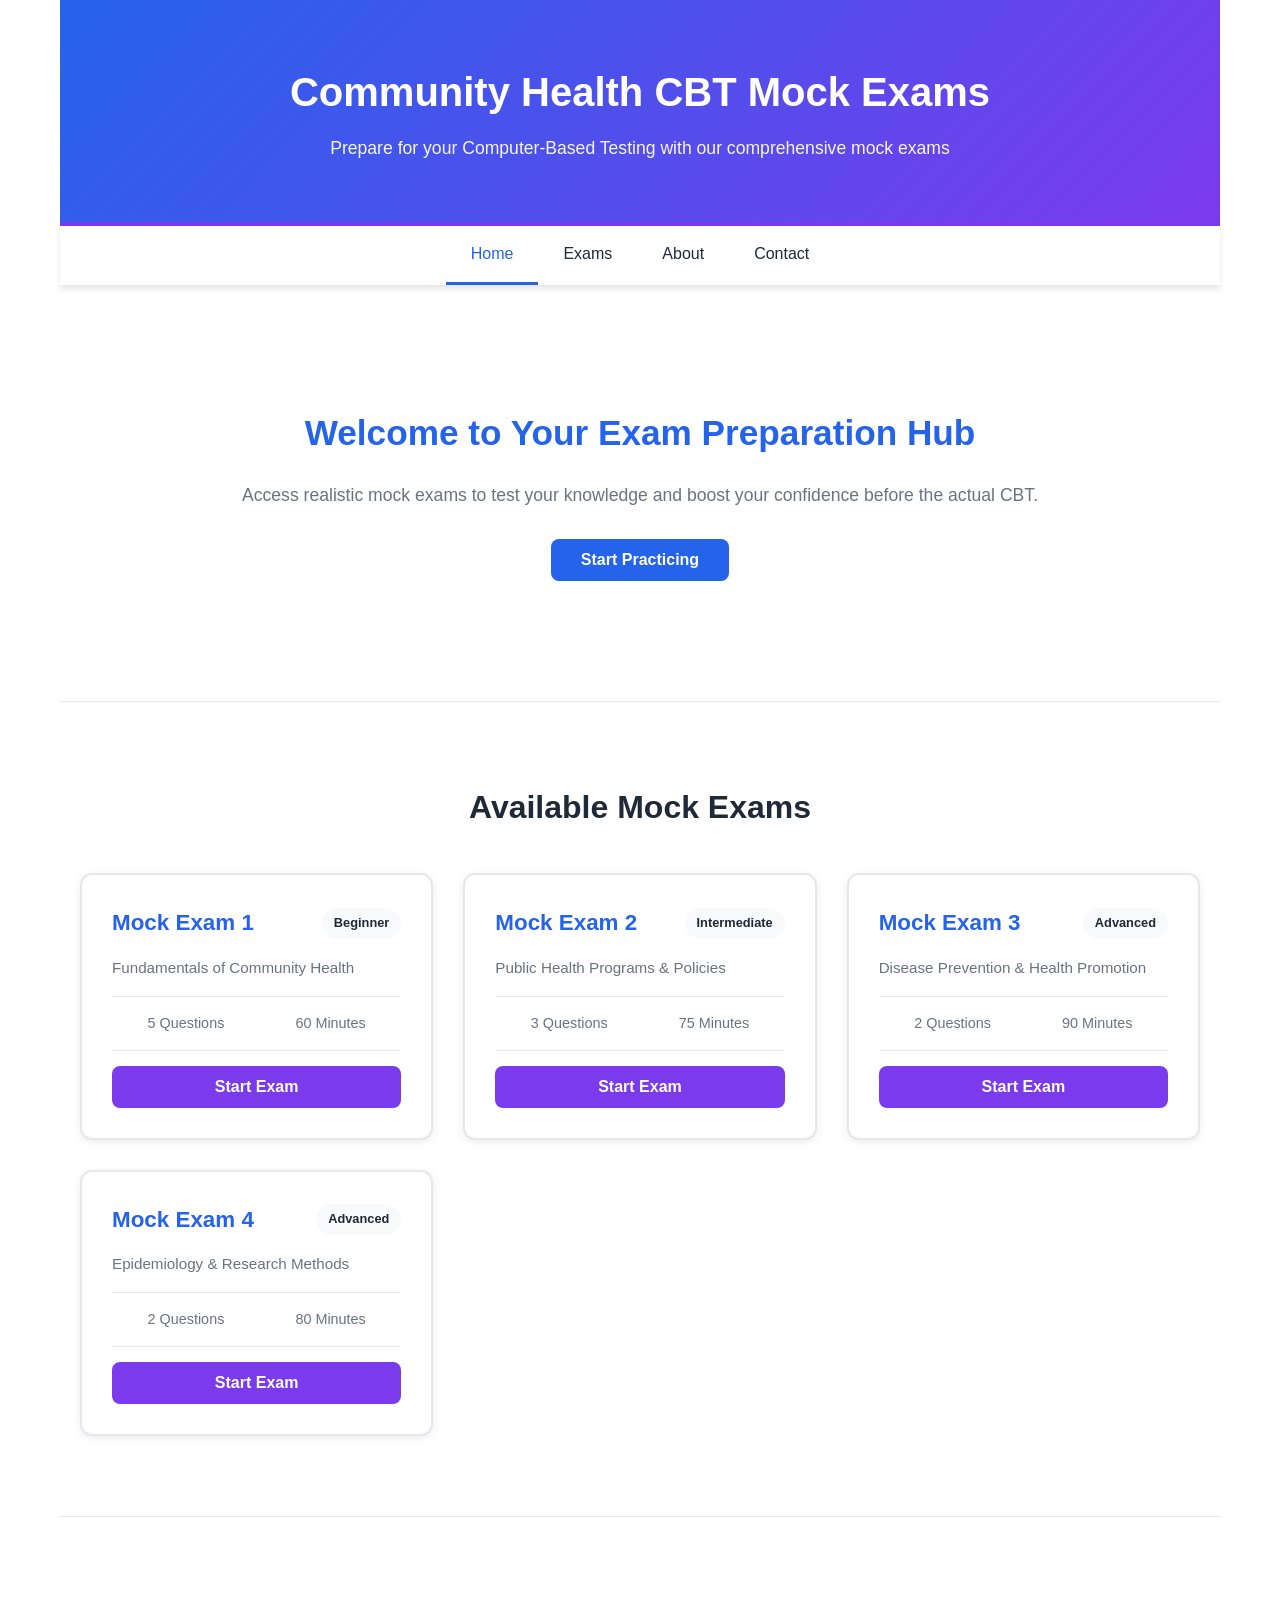
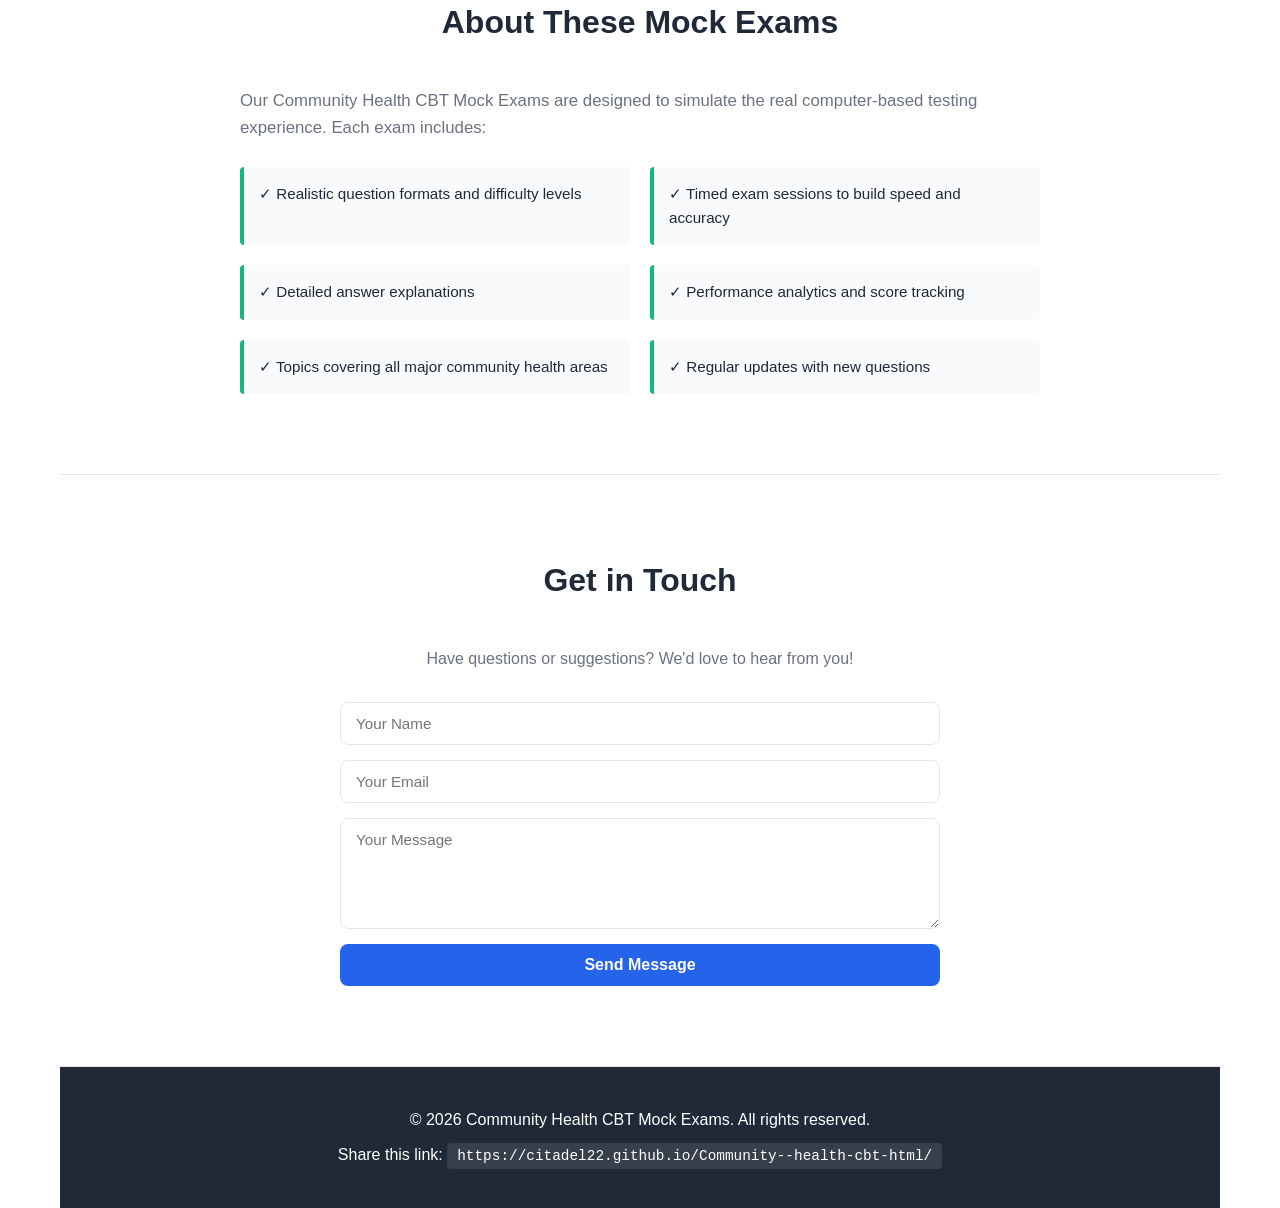
<file: index.html>
<!DOCTYPE html>
<html lang="en">
<head>
    <meta charset="UTF-8">
    <meta name="viewport" content="width=device-width, initial-scale=1.0">
    <title>Community Health CBT Mock Exams</title>
    <link rel="stylesheet" href="styles.css">
</head>
<body>
    <div class="container">
        <header>
            <h1>Community Health CBT Mock Exams</h1>
            <p class="subtitle">Prepare for your Computer-Based Testing with our comprehensive mock exams</p>
        </header>

        <nav class="navbar">
            <ul>
                <li><a href="#home" class="nav-link active">Home</a></li>
                <li><a href="#exams" class="nav-link">Exams</a></li>
                <li><a href="#about" class="nav-link">About</a></li>
                <li><a href="#contact" class="nav-link">Contact</a></li>
            </ul>
        </nav>

        <main>
            <!-- Home Section -->
            <section id="home" class="section">
                <div class="hero">
                    <h2>Welcome to Your Exam Preparation Hub</h2>
                    <p>Access realistic mock exams to test your knowledge and boost your confidence before the actual CBT.</p>
                    <button class="btn btn-primary" onclick="scrollToSection('exams')">Start Practicing</button>
                </div>
            </section>

            <!-- Exams Section -->
            <section id="exams" class="section">
                <h2>Available Mock Exams</h2>
                <div class="exams-grid">
                    <div class="exam-card">
                        <div class="exam-header">
                            <h3>Mock Exam 1</h3>
                            <span class="difficulty">Beginner</span>
                        </div>
                        <p class="exam-description">Fundamentals of Community Health</p>
                        <div class="exam-details">
                            <span>5 Questions</span>
                            <span>60 Minutes</span>
                        </div>
                        <button class="btn btn-secondary" onclick="startExam('exam1')">Start Exam</button>
                    </div>

                    <div class="exam-card">
                        <div class="exam-header">
                            <h3>Mock Exam 2</h3>
                            <span class="difficulty">Intermediate</span>
                        </div>
                        <p class="exam-description">Public Health Programs & Policies</p>
                        <div class="exam-details">
                            <span>3 Questions</span>
                            <span>75 Minutes</span>
                        </div>
                        <button class="btn btn-secondary" onclick="startExam('exam2')">Start Exam</button>
                    </div>

                    <div class="exam-card">
                        <div class="exam-header">
                            <h3>Mock Exam 3</h3>
                            <span class="difficulty">Advanced</span>
                        </div>
                        <p class="exam-description">Disease Prevention & Health Promotion</p>
                        <div class="exam-details">
                            <span>2 Questions</span>
                            <span>90 Minutes</span>
                        </div>
                        <button class="btn btn-secondary" onclick="startExam('exam3')">Start Exam</button>
                    </div>

                    <div class="exam-card">
                        <div class="exam-header">
                            <h3>Mock Exam 4</h3>
                            <span class="difficulty">Advanced</span>
                        </div>
                        <p class="exam-description">Epidemiology & Research Methods</p>
                        <div class="exam-details">
                            <span>2 Questions</span>
                            <span>80 Minutes</span>
                        </div>
                        <button class="btn btn-secondary" onclick="startExam('exam4')">Start Exam</button>
                    </div>
                </div>
            </section>

            <!-- About Section -->
            <section id="about" class="section">
                <h2>About These Mock Exams</h2>
                <div class="about-content">
                    <p>Our Community Health CBT Mock Exams are designed to simulate the real computer-based testing experience. Each exam includes:</p>
                    <ul class="features-list">
                        <li>✓ Realistic question formats and difficulty levels</li>
                        <li>✓ Timed exam sessions to build speed and accuracy</li>
                        <li>✓ Detailed answer explanations</li>
                        <li>✓ Performance analytics and score tracking</li>
                        <li>✓ Topics covering all major community health areas</li>
                        <li>✓ Regular updates with new questions</li>
                    </ul>
                </div>
            </section>

            <!-- Contact Section -->
            <section id="contact" class="section">
                <h2>Get in Touch</h2>
                <div class="contact-content">
                    <p>Have questions or suggestions? We'd love to hear from you!</p>
                    <form class="contact-form" onsubmit="handleContactSubmit(event)">
                        <input type="text" placeholder="Your Name" required>
                        <input type="email" placeholder="Your Email" required>
                        <textarea placeholder="Your Message" rows="5" required></textarea>
                        <button type="submit" class="btn btn-primary">Send Message</button>
                    </form>
                </div>
            </section>
        </main>

        <footer>
            <p>&copy; 2026 Community Health CBT Mock Exams. All rights reserved.</p>
            <p>Share this link: <code>https://citadel22.github.io/Community--health-cbt-html/</code></p>
        </footer>
    </div>

    <!-- Exam Modal -->
    <div id="examModal" class="modal">
        <div class="modal-content">
            <span class="close" onclick="closeExam()">&times;</span>
            <div id="examContainer"></div>
        </div>
    </div>

    <script src="script.js"></script>
</body>
</html>
</file>
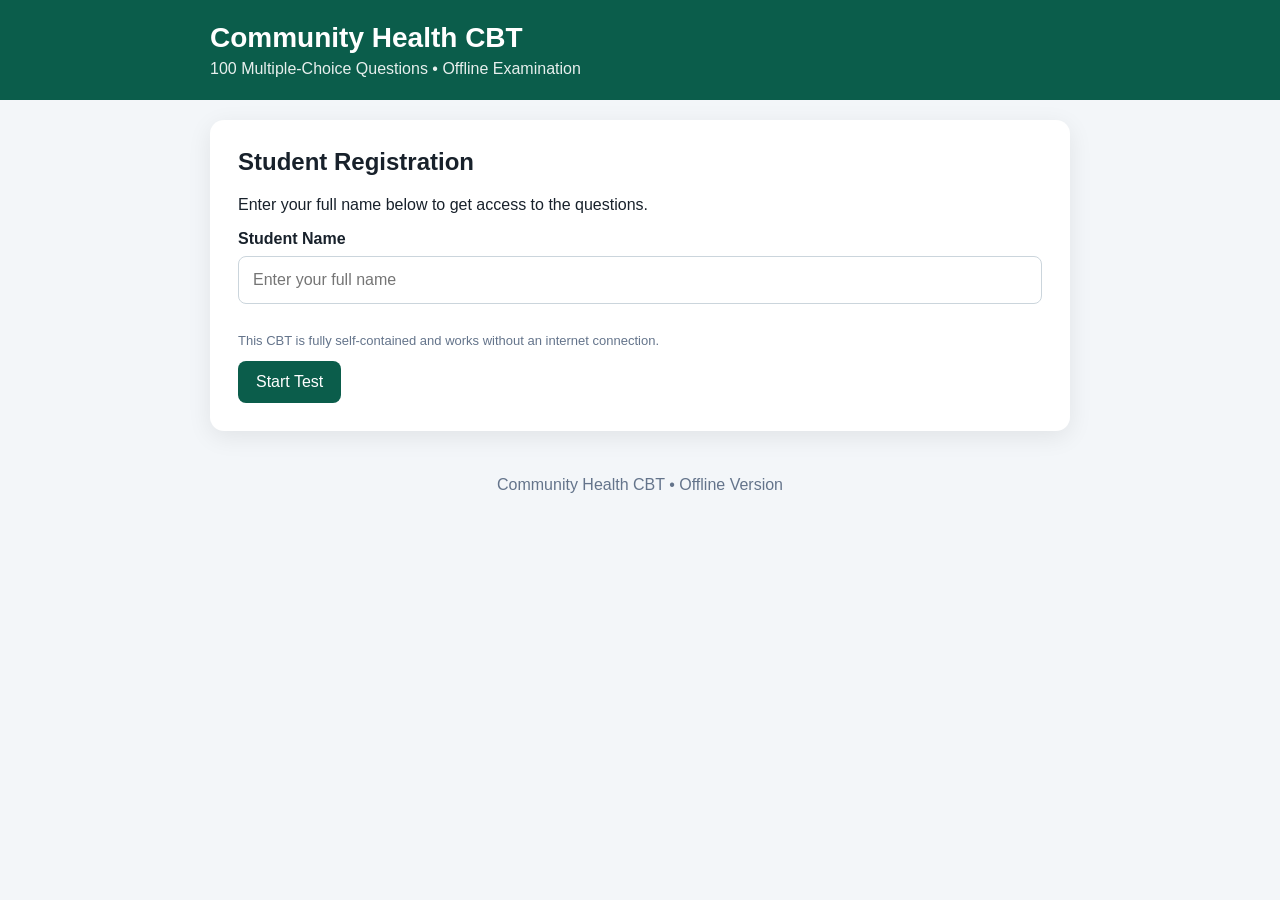
<file: community_health_cbt.html>
<!DOCTYPE html>
<html lang="en">
<head>
<meta charset="UTF-8">
<meta name="viewport" content="width=device-width, initial-scale=1.0">
<title>Community Health CBT</title>
<style>
*{box-sizing:border-box}
body{margin:0;font-family:Arial,Helvetica,sans-serif;background:#f3f6f9;color:#18212b}
.container{max-width:900px;margin:auto;padding:20px}
header{background:#0b5d4b;color:white}
header .container{padding-top:22px;padding-bottom:22px}
h1{margin:0;font-size:28px} h2{margin-top:0}
.subtitle{opacity:.9;margin-top:6px}
.card{background:white;border-radius:14px;padding:28px;box-shadow:0 6px 25px rgba(0,0,0,.08)}
input[type=text]{width:100%;padding:14px;border:1px solid #cbd5dc;border-radius:8px;font-size:16px;margin:8px 0 16px}
button{border:0;border-radius:8px;padding:12px 18px;font-size:16px;cursor:pointer;background:#0b5d4b;color:white}
button.secondary{background:#64748b} button:disabled{opacity:.5;cursor:not-allowed}
.hidden{display:none}
.progress-wrap{height:10px;background:#e2e8f0;border-radius:20px;overflow:hidden;margin:16px 0}
.progress{height:100%;background:#0b5d4b;width:0}
.question-meta{display:flex;justify-content:space-between;gap:10px;flex-wrap:wrap;color:#52606d;font-size:14px}
.question{font-size:21px;line-height:1.5;margin:20px 0}
.option{display:block;border:1px solid #d5dde5;padding:14px;margin:10px 0;border-radius:9px;cursor:pointer;background:white}
.option:hover{background:#f1f8f6}
.option input{margin-right:10px}
.actions{display:flex;justify-content:space-between;gap:10px;margin-top:22px}
.result{text-align:center} .score{font-size:52px;font-weight:700;color:#0b5d4b}
.review{text-align:left;margin-top:25px} .review-item{border-top:1px solid #e2e8f0;padding:14px 0}
.correct{color:#087443;font-weight:700} .wrong{color:#b42318;font-weight:700}
.small{font-size:13px;color:#64748b} footer{text-align:center;padding:25px;color:#64748b}
@media(max-width:600px){.card{padding:18px}h1{font-size:23px}.question{font-size:18px}button{width:100%}.actions{flex-direction:column}}
</style>
</head>
<body>
<header><div class="container">
<h1>Community Health CBT</h1>
<div class="subtitle">100 Multiple-Choice Questions • Offline Examination</div>
</div></header>

<main class="container">
<section id="start" class="card">
<h2>Student Registration</h2>
<p>Enter your full name below to get access to the questions.</p>
<label for="studentName"><strong>Student Name</strong></label>
<input id="studentName" type="text" placeholder="Enter your full name" autocomplete="name">
<p class="small">This CBT is fully self-contained and works without an internet connection.</p>
<button onclick="startTest()">Start Test</button>
</section>

<section id="test" class="card hidden">
<div class="question-meta"><span id="studentDisplay"></span><span id="counter"></span></div>
<div class="progress-wrap"><div id="progress" class="progress"></div></div>
<div id="question" class="question"></div>
<div id="options"></div>
<div class="actions">
<button id="prevBtn" class="secondary" onclick="previousQuestion()">Previous</button>
<button id="nextBtn" onclick="nextQuestion()">Next</button>
</div>
</section>

<section id="result" class="card hidden">
<div class="result">
<h2>Examination Completed</h2>
<p id="resultName"></p>
<div id="score" class="score"></div>
<p id="summary"></p>
<button onclick="showReview()">Review Answers</button>
<button class="secondary" onclick="location.reload()">Start New Test</button>
</div>
<div id="review" class="review hidden"></div>
</section>
</main>
<footer>Community Health CBT • Offline Version</footer>

<script>
const questions = [{"q": "Which of the following best describes community health?", "options": ["Health services provided only in hospitals", "The health of people living and working in a defined community", "Treatment of diseases in private clinics", "Medical care provided only to children"], "answer": "B"}, {"q": "What is the primary goal of community health?", "options": ["To increase hospital admissions", "To promote and protect the health of the population", "To provide expensive specialist care", "To replace all traditional health practices"], "answer": "B"}, {"q": "Primary health care was strongly emphasized internationally by the declaration made at?", "options": ["Geneva in 1948", "Alma-Ata in 1978", "Lagos in 1990", "New York in 2000"], "answer": "B"}, {"q": "Which principle is central to primary health care?", "options": ["Community participation", "Hospitalization of all patients", "Specialist care only", "Urban concentration of services"], "answer": "A"}, {"q": "Community participation means that community members?", "options": ["Only receive instructions from health workers", "Are actively involved in identifying and solving health problems", "Avoid health programmes", "Provide services only to hospitals"], "answer": "B"}, {"q": "Which is an example of preventive health care?", "options": ["Immunization", "Surgical removal of an appendix", "Treatment of a fracture", "Dialysis"], "answer": "A"}, {"q": "Health promotion mainly aims to?", "options": ["Enable people to improve control over their health", "Increase drug prescriptions", "Replace sanitation programmes", "Treat only infectious diseases"], "answer": "A"}, {"q": "Which factor is a major social determinant of health?", "options": ["Education", "Blood group", "Eye colour", "Fingerprints"], "answer": "A"}, {"q": "Environmental sanitation involves?", "options": ["Keeping the environment clean and safe", "Increasing hospital fees", "Prescribing antibiotics", "Performing surgery"], "answer": "A"}, {"q": "Which is a safe source of drinking water?", "options": ["Protected borehole", "Open gutter", "Untreated stagnant pond", "Floodwater"], "answer": "A"}];
let studentName = "", current = 0, answers = Array(questions.length).fill(null);

function startTest(){
 const input=document.getElementById("studentName");
 studentName=input.value.trim();
 if(!studentName){alert("Please enter your name before starting the test.");input.focus();return;}
 document.getElementById("start").classList.add("hidden");
 document.getElementById("test").classList.remove("hidden");
 document.getElementById("studentDisplay").textContent="Student: "+studentName;
 renderQuestion();
}
function renderQuestion(){
 const item=questions[current];
 document.getElementById("counter").textContent=`Question ${current+1} of ${questions.length}`;
 document.getElementById("question").textContent=`${current+1}. ${item.q}`;
 document.getElementById("progress").style.width=`${((current+1)/questions.length)*100}%`;
 const box=document.getElementById("options"); box.innerHTML="";
 item.options.forEach((option,i)=>{
   const letter=String.fromCharCode(65+i);
   const label=document.createElement("label"); label.className="option";
   label.innerHTML=`<input type="radio" name="answer" value="${letter}"> <strong>${letter}.</strong> ${option}`;
   const radio=label.querySelector("input"); radio.checked=answers[current]===letter;
   radio.addEventListener("change",()=>answers[current]=letter);
   box.appendChild(label);
 });
 document.getElementById("prevBtn").disabled=current===0;
 document.getElementById("nextBtn").textContent=current===questions.length-1?"Submit Test":"Next";
}
function previousQuestion(){if(current>0){current--;renderQuestion();window.scrollTo(0,0);}}
function nextQuestion(){if(current<questions.length-1){current++;renderQuestion();window.scrollTo(0,0);}else submitTest();}
function submitTest(){
 const unanswered=answers.filter(a=>a===null).length;
 if(unanswered && !confirm(`You have ${unanswered} unanswered question(s). Submit anyway?`)) return;
 let score=0; questions.forEach((q,i)=>{if(answers[i]===q.answer)score++;});
 const percent=Math.round(score/questions.length*100);
 document.getElementById("test").classList.add("hidden");
 document.getElementById("result").classList.remove("hidden");
 document.getElementById("resultName").textContent="Student: "+studentName;
 document.getElementById("score").textContent=`${score} / ${questions.length}`;
 document.getElementById("summary").textContent=`Percentage Score: ${percent}%`;
}
function showReview(){
 const review=document.getElementById("review"); review.classList.remove("hidden");
 review.innerHTML="<h3>Answer Review</h3>";
 questions.forEach((q,i)=>{
  const chosen=answers[i]||"Not answered", correct=q.answer;
  const div=document.createElement("div"); div.className="review-item";
  div.innerHTML=`<strong>${i+1}. ${q.q}</strong>
  <p>Your answer: <span class="${chosen===correct?'correct':'wrong'}">${chosen}</span></p>
  <p>Correct answer: <span class="correct">${correct}</span></p>`;
  review.appendChild(div);
 });
 window.scrollTo(0,0);
}
</script>
</body>
</html>
</file>
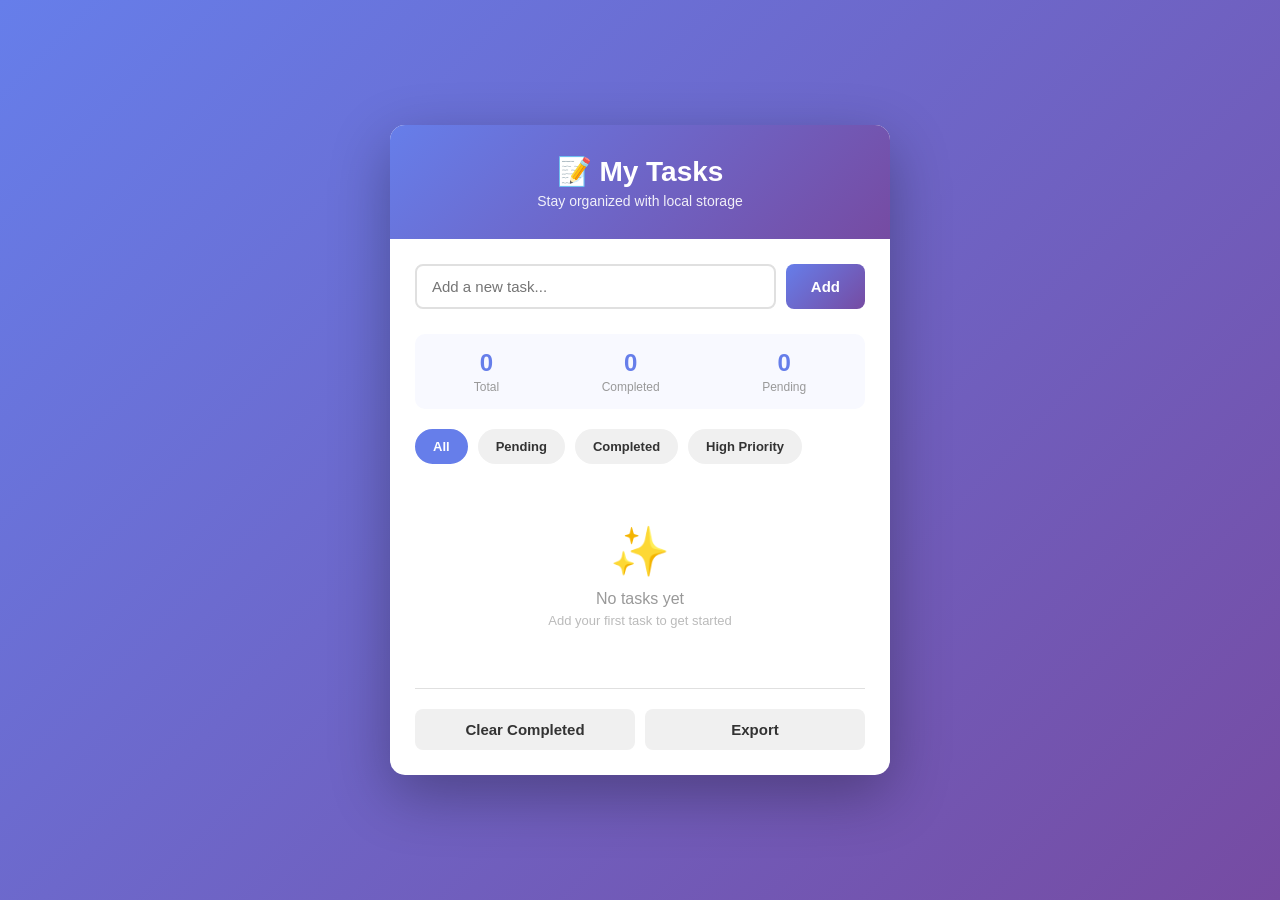
<file: todo.html>
<!DOCTYPE html>
<html lang="en">
<head>
    <meta charset="UTF-8">
    <meta name="viewport" content="width=device-width, initial-scale=1.0">
    <title>To-Do List Application</title>
    <style>
        * {
            margin: 0;
            padding: 0;
            box-sizing: border-box;
        }

        body {
            font-family: 'Segoe UI', Tahoma, Geneva, Verdana, sans-serif;
            background: linear-gradient(135deg, #667eea 0%, #764ba2 100%);
            min-height: 100vh;
            display: flex;
            justify-content: center;
            align-items: center;
            padding: 20px;
        }

        .container {
            background: white;
            border-radius: 15px;
            box-shadow: 0 20px 60px rgba(0, 0, 0, 0.3);
            width: 100%;
            max-width: 500px;
            overflow: hidden;
        }

        header {
            background: linear-gradient(135deg, #667eea 0%, #764ba2 100%);
            color: white;
            padding: 30px 20px;
            text-align: center;
        }

        header h1 {
            font-size: 28px;
            margin-bottom: 5px;
        }

        header p {
            font-size: 14px;
            opacity: 0.9;
        }

        .content {
            padding: 25px;
        }

        .input-group {
            display: flex;
            gap: 10px;
            margin-bottom: 25px;
        }

        #todoInput {
            flex: 1;
            padding: 12px 15px;
            border: 2px solid #e0e0e0;
            border-radius: 8px;
            font-size: 15px;
            transition: border-color 0.3s;
        }

        #todoInput:focus {
            outline: none;
            border-color: #667eea;
            box-shadow: 0 0 0 3px rgba(102, 126, 234, 0.1);
        }

        button {
            padding: 12px 25px;
            background: linear-gradient(135deg, #667eea 0%, #764ba2 100%);
            color: white;
            border: none;
            border-radius: 8px;
            font-size: 15px;
            font-weight: 600;
            cursor: pointer;
            transition: transform 0.2s, box-shadow 0.2s;
        }

        button:hover {
            transform: translateY(-2px);
            box-shadow: 0 8px 15px rgba(102, 126, 234, 0.4);
        }

        button:active {
            transform: translateY(0);
        }

        .filter-buttons {
            display: flex;
            gap: 10px;
            margin-bottom: 20px;
            flex-wrap: wrap;
        }

        .filter-btn {
            padding: 8px 16px;
            background: #f0f0f0;
            color: #333;
            border: 2px solid transparent;
            border-radius: 20px;
            cursor: pointer;
            font-size: 13px;
            font-weight: 600;
            transition: all 0.3s;
        }

        .filter-btn.active {
            background: #667eea;
            color: white;
            border-color: #667eea;
        }

        .filter-btn:hover {
            border-color: #667eea;
        }

        .stats {
            display: flex;
            justify-content: space-around;
            gap: 15px;
            margin-bottom: 20px;
            padding: 15px;
            background: #f8f9ff;
            border-radius: 10px;
        }

        .stat-item {
            text-align: center;
        }

        .stat-number {
            font-size: 24px;
            font-weight: 700;
            color: #667eea;
        }

        .stat-label {
            font-size: 12px;
            color: #999;
            margin-top: 3px;
        }

        #todoList {
            list-style: none;
        }

        .todo-item {
            display: flex;
            align-items: center;
            padding: 15px;
            background: #f9f9f9;
            border-left: 4px solid #667eea;
            margin-bottom: 10px;
            border-radius: 8px;
            transition: all 0.3s;
            animation: slideIn 0.3s ease;
        }

        @keyframes slideIn {
            from {
                opacity: 0;
                transform: translateX(-20px);
            }
            to {
                opacity: 1;
                transform: translateX(0);
            }
        }

        .todo-item:hover {
            box-shadow: 0 4px 12px rgba(0, 0, 0, 0.1);
            transform: translateX(5px);
        }

        .todo-item.completed {
            opacity: 0.6;
        }

        .todo-item.completed .todo-text {
            text-decoration: line-through;
            color: #999;
        }

        .checkbox {
            width: 22px;
            height: 22px;
            margin-right: 15px;
            cursor: pointer;
            accent-color: #667eea;
        }

        .todo-text {
            flex: 1;
            font-size: 15px;
            color: #333;
            word-break: break-word;
        }

        .todo-priority {
            font-size: 11px;
            font-weight: 700;
            padding: 4px 8px;
            border-radius: 4px;
            margin-right: 10px;
            text-transform: uppercase;
        }

        .priority-high {
            background: #ffebee;
            color: #c62828;
        }

        .priority-medium {
            background: #fff3e0;
            color: #e65100;
        }

        .priority-low {
            background: #e8f5e9;
            color: #2e7d32;
        }

        .todo-actions {
            display: flex;
            gap: 8px;
        }

        .btn-small {
            padding: 6px 10px;
            font-size: 12px;
            border: none;
            border-radius: 5px;
            cursor: pointer;
            transition: all 0.2s;
        }

        .btn-edit {
            background: #2196F3;
            color: white;
        }

        .btn-edit:hover {
            background: #1976D2;
        }

        .btn-delete {
            background: #f44336;
            color: white;
        }

        .btn-delete:hover {
            background: #da190b;
        }

        .empty-state {
            text-align: center;
            padding: 40px 20px;
            color: #999;
        }

        .empty-state-icon {
            font-size: 48px;
            margin-bottom: 10px;
        }

        .empty-state-text {
            font-size: 16px;
            margin-bottom: 5px;
        }

        .empty-state-subtext {
            font-size: 13px;
            color: #bbb;
        }

        .actions-footer {
            display: flex;
            gap: 10px;
            margin-top: 20px;
            padding-top: 20px;
            border-top: 1px solid #e0e0e0;
        }

        .btn-secondary {
            background: #f0f0f0;
            color: #333;
        }

        .btn-secondary:hover {
            background: #e0e0e0;
        }

        .btn-success {
            background: #4caf50;
            color: white;
        }

        .btn-success:hover {
            background: #388e3c;
        }

        .modal {
            display: none;
            position: fixed;
            z-index: 1000;
            left: 0;
            top: 0;
            width: 100%;
            height: 100%;
            background-color: rgba(0, 0, 0, 0.4);
        }

        .modal.active {
            display: flex;
            justify-content: center;
            align-items: center;
        }

        .modal-content {
            background: white;
            padding: 30px;
            border-radius: 15px;
            box-shadow: 0 20px 60px rgba(0, 0, 0, 0.3);
            width: 90%;
            max-width: 400px;
            animation: slideDown 0.3s ease;
        }

        @keyframes slideDown {
            from {
                opacity: 0;
                transform: translateY(-50px);
            }
            to {
                opacity: 1;
                transform: translateY(0);
            }
        }

        .modal-header {
            font-size: 20px;
            font-weight: 700;
            margin-bottom: 20px;
            color: #333;
        }

        .form-group {
            margin-bottom: 15px;
        }

        .form-group label {
            display: block;
            font-size: 14px;
            font-weight: 600;
            margin-bottom: 8px;
            color: #333;
        }

        .form-group input,
        .form-group textarea,
        .form-group select {
            width: 100%;
            padding: 10px 12px;
            border: 2px solid #e0e0e0;
            border-radius: 8px;
            font-size: 14px;
            font-family: inherit;
            transition: border-color 0.3s;
        }

        .form-group input:focus,
        .form-group textarea:focus,
        .form-group select:focus {
            outline: none;
            border-color: #667eea;
            box-shadow: 0 0 0 3px rgba(102, 126, 234, 0.1);
        }

        .form-group textarea {
            resize: vertical;
            min-height: 80px;
        }

        .modal-actions {
            display: flex;
            gap: 10px;
            margin-top: 25px;
        }

        .modal-actions button {
            flex: 1;
        }

        .close-btn {
            background: #f0f0f0;
            color: #333;
        }

        .close-btn:hover {
            background: #e0e0e0;
        }

        @media (max-width: 600px) {
            header h1 {
                font-size: 24px;
            }

            .content {
                padding: 20px;
            }

            .input-group {
                flex-direction: column;
            }

            .filter-buttons {
                justify-content: center;
            }

            .stats {
                flex-direction: column;
                gap: 10px;
            }
        }
    </style>
</head>
<body>
    <div class="container">
        <header>
            <h1>📝 My Tasks</h1>
            <p>Stay organized with local storage</p>
        </header>

        <div class="content">
            <!-- Input Section -->
            <div class="input-group">
                <input
                    type="text"
                    id="todoInput"
                    placeholder="Add a new task..."
                    autocomplete="off"
                >
                <button onclick="addTodo()">Add</button>
            </div>

            <!-- Stats Section -->
            <div class="stats">
                <div class="stat-item">
                    <div class="stat-number" id="totalCount">0</div>
                    <div class="stat-label">Total</div>
                </div>
                <div class="stat-item">
                    <div class="stat-number" id="completeCount">0</div>
                    <div class="stat-label">Completed</div>
                </div>
                <div class="stat-item">
                    <div class="stat-number" id="pendingCount">0</div>
                    <div class="stat-label">Pending</div>
                </div>
            </div>

            <!-- Filter Buttons -->
            <div class="filter-buttons">
                <button class="filter-btn active" onclick="filterTodos('all')">All</button>
                <button class="filter-btn" onclick="filterTodos('pending')">Pending</button>
                <button class="filter-btn" onclick="filterTodos('completed')">Completed</button>
                <button class="filter-btn" onclick="filterTodos('high')">High Priority</button>
            </div>

            <!-- Todo List -->
            <ul id="todoList"></ul>

            <!-- Empty State -->
            <div id="emptyState" class="empty-state">
                <div class="empty-state-icon">✨</div>
                <div class="empty-state-text">No tasks yet</div>
                <div class="empty-state-subtext">Add your first task to get started</div>
            </div>

            <!-- Footer Actions -->
            <div class="actions-footer">
                <button class="btn-secondary" onclick="clearCompleted()" style="flex: 1;">Clear Completed</button>
                <button class="btn-secondary" onclick="exportData()" style="flex: 1;">Export</button>
            </div>
        </div>
    </div>

    <!-- Edit Modal -->
    <div id="editModal" class="modal">
        <div class="modal-content">
            <div class="modal-header">Edit Task</div>
            <div class="form-group">
                <label>Task Description</label>
                <textarea id="editDescription" placeholder="Enter task description"></textarea>
            </div>
            <div class="form-group">
                <label>Priority</label>
                <select id="editPriority">
                    <option value="low">Low Priority</option>
                    <option value="medium">Medium Priority</option>
                    <option value="high">High Priority</option>
                </select>
            </div>
            <div class="modal-actions">
                <button class="close-btn" onclick="closeEditModal()">Cancel</button>
                <button class="btn-success" onclick="saveEdit()">Save</button>
            </div>
        </div>
    </div>

    <script>
        let todos = [];
        let currentFilter = 'all';
        let editingId = null;

        // Load todos from local storage
        function loadTodos() {
            const stored = localStorage.getItem('todos');
            todos = stored ? JSON.parse(stored) : [];
            renderTodos();
        }

        // Save todos to local storage
        function saveTodos() {
            localStorage.setItem('todos', JSON.stringify(todos));
            updateStats();
        }

        // Add new todo
        function addTodo() {
            const input = document.getElementById('todoInput');
            const text = input.value.trim();

            if (!text) {
                alert('Please enter a task description');
                input.focus();
                return;
            }

            const todo = {
                id: Date.now(),
                text: text,
                completed: false,
                priority: 'medium',
                createdAt: new Date().toLocaleString()
            };

            todos.unshift(todo);
            saveTodos();
            renderTodos();
            input.value = '';
            input.focus();
        }

        // Toggle todo completion
        function toggleTodo(id) {
            const todo = todos.find(t => t.id === id);
            if (todo) {
                todo.completed = !todo.completed;
                saveTodos();
                renderTodos();
            }
        }

        // Delete todo
        function deleteTodo(id) {
            if (confirm('Are you sure you want to delete this task?')) {
                todos = todos.filter(t => t.id !== id);
                saveTodos();
                renderTodos();
            }
        }

        // Open edit modal
        function openEditModal(id) {
            const todo = todos.find(t => t.id === id);
            if (todo) {
                editingId = id;
                document.getElementById('editDescription').value = todo.text;
                document.getElementById('editPriority').value = todo.priority;
                document.getElementById('editModal').classList.add('active');
                document.getElementById('editDescription').focus();
            }
        }

        // Close edit modal
        function closeEditModal() {
            document.getElementById('editModal').classList.remove('active');
            editingId = null;
        }

        // Save edit
        function saveEdit() {
            const todo = todos.find(t => t.id === editingId);
            if (todo) {
                todo.text = document.getElementById('editDescription').value.trim();
                todo.priority = document.getElementById('editPriority').value;
                if (!todo.text) {
                    alert('Task description cannot be empty');
                    return;
                }
                saveTodos();
                renderTodos();
                closeEditModal();
            }
        }

        // Filter todos
        function filterTodos(filter) {
            currentFilter = filter;
            document.querySelectorAll('.filter-btn').forEach(btn => btn.classList.remove('active'));
            event.target.classList.add('active');
            renderTodos();
        }

        // Get filtered todos
        function getFilteredTodos() {
            switch (currentFilter) {
                case 'pending':
                    return todos.filter(t => !t.completed);
                case 'completed':
                    return todos.filter(t => t.completed);
                case 'high':
                    return todos.filter(t => t.priority === 'high' && !t.completed);
                default:
                    return todos;
            }
        }

        // Render todos
        function renderTodos() {
            const todoList = document.getElementById('todoList');
            const emptyState = document.getElementById('emptyState');
            const filtered = getFilteredTodos();

            todoList.innerHTML = '';

            if (filtered.length === 0) {
                emptyState.style.display = 'block';
                return;
            }

            emptyState.style.display = 'none';

            filtered.forEach(todo => {
                const li = document.createElement('li');
                li.className = `todo-item ${todo.completed ? 'completed' : ''}`;
                li.innerHTML = `
                    <input type="checkbox" class="checkbox" ${todo.completed ? 'checked' : ''} onchange="toggleTodo(${todo.id})">
                    <span class="todo-text">${escapeHtml(todo.text)}</span>
                    <span class="todo-priority priority-${todo.priority}">${todo.priority}</span>
                    <div class="todo-actions">
                        <button class="btn-small btn-edit" onclick="openEditModal(${todo.id})">Edit</button>
                        <button class="btn-small btn-delete" onclick="deleteTodo(${todo.id})">Delete</button>
                    </div>
                `;
                todoList.appendChild(li);
            });
        }

        // Update statistics
        function updateStats() {
            const total = todos.length;
            const completed = todos.filter(t => t.completed).length;
            const pending = total - completed;

            document.getElementById('totalCount').textContent = total;
            document.getElementById('completeCount').textContent = completed;
            document.getElementById('pendingCount').textContent = pending;
        }

        // Clear completed todos
        function clearCompleted() {
            const completedCount = todos.filter(t => t.completed).length;
            if (completedCount === 0) {
                alert('No completed tasks to clear');
                return;
            }
            if (confirm(`Clear ${completedCount} completed task(s)?`)) {
                todos = todos.filter(t => !t.completed);
                saveTodos();
                renderTodos();
            }
        }

        // Export data as JSON
        function exportData() {
            const dataStr = JSON.stringify(todos, null, 2);
            const dataBlob = new Blob([dataStr], { type: 'application/json' });
            const url = URL.createObjectURL(dataBlob);
            const link = document.createElement('a');
            link.href = url;
            link.download = `tasks-${new Date().toISOString().slice(0, 10)}.json`;
            link.click();
            URL.revokeObjectURL(url);
        }

        // Escape HTML to prevent XSS
        function escapeHtml(text) {
            const map = {
                '&': '&amp;',
                '<': '&lt;',
                '>': '&gt;',
                '"': '&quot;',
                "'": '&#039;'
            };
            return text.replace(/[&<>"']/g, m => map[m]);
        }

        // Close modal on background click
        window.addEventListener('click', (e) => {
            const modal = document.getElementById('editModal');
            if (e.target === modal) {
                closeEditModal();
            }
        });

        // Allow Enter key to add todo
        document.getElementById('todoInput').addEventListener('keypress', (e) => {
            if (e.key === 'Enter') {
                addTodo();
            }
        });

        // Allow Enter key to save edit
        document.getElementById('editDescription').addEventListener('keypress', (e) => {
            if (e.key === 'Enter' && e.ctrlKey) {
                saveEdit();
            }
        });

        // Initialize app
        loadTodos();
    </script>
</body>
</html>
</file>
<file: styles.css>
* {
    margin: 0;
    padding: 0;
    box-sizing: border-box;
}

:root {
    --primary-color: #2563eb;
    --secondary-color: #7c3aed;
    --success-color: #10b981;
    --danger-color: #ef4444;
    --warning-color: #f59e0b;
    --light-bg: #f9fafb;
    --dark-text: #1f2937;
    --border-color: #e5e7eb;
    --shadow: 0 4px 6px rgba(0, 0, 0, 0.1);
}

html {
    scroll-behavior: smooth;
}

body {
    font-family: 'Segoe UI', Tahoma, Geneva, Verdana, sans-serif;
    line-height: 1.6;
    color: var(--dark-text);
    background-color: #ffffff;
}

.container {
    max-width: 1200px;
    margin: 0 auto;
    padding: 0 20px;
}

/* Header */
header {
    background: linear-gradient(135deg, var(--primary-color) 0%, var(--secondary-color) 100%);
    color: white;
    padding: 60px 20px;
    text-align: center;
    border-bottom: 4px solid var(--secondary-color);
}

header h1 {
    font-size: 2.5rem;
    margin-bottom: 10px;
    font-weight: 700;
}

header .subtitle {
    font-size: 1.1rem;
    opacity: 0.95;
}

/* Navigation Bar */
.navbar {
    background-color: white;
    box-shadow: var(--shadow);
    position: sticky;
    top: 0;
    z-index: 100;
}

.navbar ul {
    list-style: none;
    display: flex;
    justify-content: center;
    flex-wrap: wrap;
    padding: 0;
}

.navbar li {
    margin: 0;
}

.nav-link {
    display: block;
    padding: 15px 25px;
    color: var(--dark-text);
    text-decoration: none;
    font-weight: 500;
    transition: all 0.3s ease;
    border-bottom: 3px solid transparent;
}

.nav-link:hover,
.nav-link.active {
    color: var(--primary-color);
    border-bottom-color: var(--primary-color);
}

/* Main Content */
main {
    min-height: calc(100vh - 200px);
}

.section {
    padding: 80px 20px;
    border-bottom: 1px solid var(--border-color);
}

.section h2 {
    font-size: 2rem;
    margin-bottom: 40px;
    text-align: center;
    color: var(--dark-text);
}

/* Hero Section */
.hero {
    text-align: center;
    padding: 40px 0;
}

.hero h2 {
    font-size: 2.2rem;
    margin-bottom: 20px;
    color: var(--primary-color);
}

.hero p {
    font-size: 1.1rem;
    margin-bottom: 30px;
    color: #6b7280;
}

/* Buttons */
.btn {
    padding: 12px 30px;
    border: none;
    border-radius: 8px;
    font-size: 1rem;
    font-weight: 600;
    cursor: pointer;
    transition: all 0.3s ease;
    text-decoration: none;
    display: inline-block;
}

.btn-primary {
    background-color: var(--primary-color);
    color: white;
}

.btn-primary:hover {
    background-color: #1d4ed8;
    transform: translateY(-2px);
    box-shadow: var(--shadow);
}

.btn-secondary {
    background-color: var(--secondary-color);
    color: white;
}

.btn-secondary:hover {
    background-color: #6d28d9;
    transform: translateY(-2px);
    box-shadow: var(--shadow);
}

/* Exams Grid */
.exams-grid {
    display: grid;
    grid-template-columns: repeat(auto-fit, minmax(280px, 1fr));
    gap: 30px;
    margin-top: 40px;
}

.exam-card {
    background: white;
    border: 2px solid var(--border-color);
    border-radius: 12px;
    padding: 30px;
    transition: all 0.3s ease;
    box-shadow: 0 2px 8px rgba(0, 0, 0, 0.08);
}

.exam-card:hover {
    transform: translateY(-8px);
    box-shadow: var(--shadow);
    border-color: var(--primary-color);
}

.exam-header {
    display: flex;
    justify-content: space-between;
    align-items: center;
    margin-bottom: 15px;
}

.exam-card h3 {
    color: var(--primary-color);
    font-size: 1.4rem;
}

.difficulty {
    font-size: 0.8rem;
    font-weight: 600;
    padding: 5px 12px;
    border-radius: 20px;
    background-color: var(--light-bg);
}

.exam-card .difficulty.Beginner {
    background-color: #dcfce7;
    color: #166534;
}

.exam-card .difficulty.Intermediate {
    background-color: #fef3c7;
    color: #92400e;
}

.exam-card .difficulty.Advanced {
    background-color: #fee2e2;
    color: #991b1b;
}

.exam-description {
    color: #6b7280;
    margin-bottom: 15px;
    font-size: 0.95rem;
}

.exam-details {
    display: flex;
    justify-content: space-around;
    padding: 15px 0;
    border-top: 1px solid var(--border-color);
    border-bottom: 1px solid var(--border-color);
    margin-bottom: 15px;
    color: #6b7280;
    font-size: 0.9rem;
}

.exam-card .btn {
    width: 100%;
    text-align: center;
}

/* About Section */
.about-content {
    max-width: 800px;
    margin: 0 auto;
}

.about-content p {
    font-size: 1.05rem;
    margin-bottom: 25px;
    color: #6b7280;
}

.features-list {
    list-style: none;
    display: grid;
    grid-template-columns: repeat(auto-fit, minmax(300px, 1fr));
    gap: 20px;
}

.features-list li {
    padding: 15px;
    background-color: var(--light-bg);
    border-left: 4px solid var(--success-color);
    border-radius: 4px;
    font-size: 0.95rem;
}

/* Contact Section */
.contact-content {
    max-width: 600px;
    margin: 0 auto;
}

.contact-content p {
    text-align: center;
    margin-bottom: 30px;
    color: #6b7280;
}

.contact-form {
    display: flex;
    flex-direction: column;
    gap: 15px;
}

.contact-form input,
.contact-form textarea {
    padding: 12px 15px;
    border: 1px solid var(--border-color);
    border-radius: 8px;
    font-size: 0.95rem;
    font-family: inherit;
    transition: border-color 0.3s ease;
}

.contact-form input:focus,
.contact-form textarea:focus {
    outline: none;
    border-color: var(--primary-color);
    box-shadow: 0 0 0 3px rgba(37, 99, 235, 0.1);
}

.contact-form .btn {
    width: 100%;
}

/* Footer */
footer {
    background-color: var(--dark-text);
    color: white;
    text-align: center;
    padding: 30px 20px;
}

footer p {
    margin: 10px 0;
}

footer code {
    background-color: rgba(255, 255, 255, 0.1);
    padding: 5px 10px;
    border-radius: 4px;
    font-size: 0.9rem;
    word-break: break-all;
}

/* Modal */
.modal {
    display: none;
    position: fixed;
    z-index: 1000;
    left: 0;
    top: 0;
    width: 100%;
    height: 100%;
    background-color: rgba(0, 0, 0, 0.5);
    animation: fadeIn 0.3s ease;
}

.modal-content {
    background-color: white;
    margin: 5% auto;
    padding: 30px;
    border-radius: 12px;
    width: 90%;
    max-width: 800px;
    max-height: 80vh;
    overflow-y: auto;
    box-shadow: 0 10px 40px rgba(0, 0, 0, 0.2);
}

.close {
    color: #aaa;
    float: right;
    font-size: 28px;
    font-weight: bold;
    cursor: pointer;
    transition: color 0.3s ease;
}

.close:hover,
.close:focus {
    color: var(--dark-text);
}

@keyframes fadeIn {
    from {
        opacity: 0;
    }
    to {
        opacity: 1;
    }
}

/* Exam Interface Styles */
.exam-interface {
    width: 100%;
}

.exam-title {
    text-align: center;
    margin-bottom: 30px;
}

.exam-title h2 {
    color: var(--primary-color);
    margin-bottom: 15px;
    font-size: 1.5rem;
}

.exam-meta {
    display: flex;
    justify-content: center;
    gap: 30px;
    flex-wrap: wrap;
    font-size: 0.9rem;
    color: #6b7280;
}

.exam-meta span {
    display: inline-block;
}

#timer {
    font-weight: bold;
    color: var(--danger-color);
}

#questionsContainer {
    margin: 30px 0;
}

.question-container {
    background-color: var(--light-bg);
    padding: 20px;
    margin-bottom: 20px;
    border-radius: 8px;
    border-left: 4px solid var(--primary-color);
}

.question-number {
    font-size: 0.85rem;
    color: #6b7280;
    margin-bottom: 10px;
    font-weight: 600;
}

.question-text {
    font-size: 1.05rem;
    font-weight: 600;
    margin-bottom: 15px;
    color: var(--dark-text);
}

.options {
    display: flex;
    flex-direction: column;
    gap: 10px;
}

.option-label {
    display: flex;
    align-items: center;
    padding: 12px;
    background-color: white;
    border: 2px solid var(--border-color);
    border-radius: 6px;
    cursor: pointer;
    transition: all 0.3s ease;
}

.option-label:hover {
    border-color: var(--primary-color);
    background-color: rgba(37, 99, 235, 0.05);
}

.option-input {
    margin-right: 12px;
    cursor: pointer;
    width: 18px;
    height: 18px;
}

.option-text {
    flex: 1;
}

/* Exam Buttons */
.exam-buttons {
    display: flex;
    gap: 10px;
    justify-content: center;
    margin-top: 30px;
}

.exam-buttons .btn {
    flex: 1;
    max-width: 300px;
}

/* Exam Results */
.exam-results {
    width: 100%;
}

.exam-results h2 {
    text-align: center;
    color: var(--primary-color);
    margin-bottom: 30px;
    font-size: 2rem;
}

.score-display {
    display: flex;
    align-items: center;
    justify-content: center;
    gap: 40px;
    margin-bottom: 40px;
    flex-wrap: wrap;
}

.score-circle {
    width: 150px;
    height: 150px;
    border-radius: 50%;
    background: linear-gradient(135deg, var(--primary-color) 0%, var(--secondary-color) 100%);
    display: flex;
    align-items: center;
    justify-content: center;
    color: white;
    font-size: 2.5rem;
    font-weight: bold;
    box-shadow: var(--shadow);
}

.score-text {
    text-align: left;
}

.score-text p {
    margin: 10px 0;
    font-size: 1.1rem;
}

.score-text strong {
    color: var(--primary-color);
}

.results-details {
    margin-top: 30px;
}

.results-details h3 {
    color: var(--dark-text);
    margin-bottom: 20px;
}

.result-item {
    padding: 15px;
    margin-bottom: 15px;
    border-radius: 8px;
    border-left: 5px solid;
}

.result-item.correct {
    background-color: #ecfdf5;
    border-left-color: var(--success-color);
}

.result-item.incorrect {
    background-color: #fef2f2;
    border-left-color: var(--danger-color);
}

.result-header {
    margin-bottom: 10px;
    font-weight: 600;
}

.result-item.correct .result-header {
    color: var(--success-color);
}

.result-item.incorrect .result-header {
    color: var(--danger-color);
}

.result-question {
    font-weight: 600;
    margin-bottom: 10px;
    color: var(--dark-text);
}

.result-answer,
.result-explanation {
    font-size: 0.95rem;
    color: #6b7280;
    margin: 8px 0;
}

.result-explanation {
    background-color: rgba(0, 0, 0, 0.05);
    padding: 10px;
    border-radius: 4px;
    margin-top: 10px;
}

/* Responsive Design */
@media (max-width: 768px) {
    header h1 {
        font-size: 2rem;
    }

    header .subtitle {
        font-size: 0.95rem;
    }

    .navbar ul {
        flex-direction: column;
    }

    .nav-link {
        text-align: center;
    }

    .section h2 {
        font-size: 1.5rem;
    }

    .section {
        padding: 50px 20px;
    }

    .exams-grid {
        grid-template-columns: 1fr;
    }

    .modal-content {
        width: 95%;
        margin: 20% auto;
    }

    .exam-meta {
        flex-direction: column;
        gap: 10px;
    }

    .score-display {
        flex-direction: column;
        gap: 20px;
    }

    .score-text {
        text-align: center;
    }

    .exam-buttons {
        flex-direction: column;
    }

    .exam-buttons .btn {
        max-width: 100%;
    }
}
</file>
